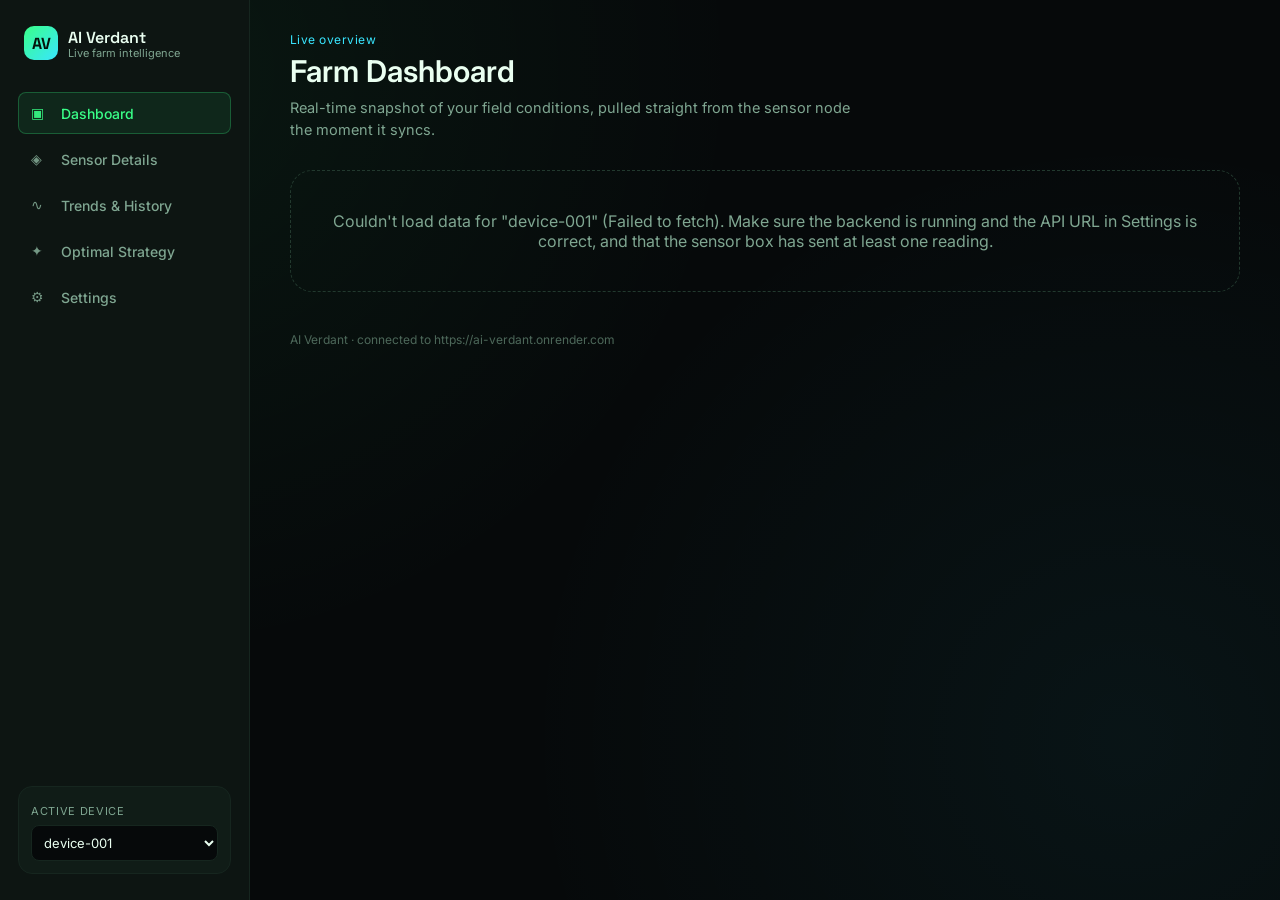
<file: frontend/index.html>
<!DOCTYPE html>
<html lang="en">
<head>
<meta charset="UTF-8">
<meta name="viewport" content="width=device-width, initial-scale=1.0">

<title>AI Verdant — Dashboard</title>

<link rel="stylesheet" href="css/theme.css">
<link rel="manifest" href="manifest.json">

<meta name="theme-color" content="#06090a">
<link rel="apple-touch-icon" href="assets/icon-192.png">
</head>

<body>

<div class="app-shell">

  <!-- Sidebar -->
  <aside class="sidebar" id="aiv-sidebar"></aside>

  <!-- Main Content -->
  <main class="main">

    <!-- Page Header -->
    <div class="page-header">

      <div class="eyebrow">
        Live overview
      </div>

      <div class="page-title">
        Farm Dashboard
      </div>

      <p class="page-desc">
        Real-time snapshot of your field conditions, pulled straight from
        the sensor node the moment it syncs.
      </p>

    </div>

    <!-- Dashboard Content -->
    <div id="aiv-content">

      <div class="card" style="margin-bottom:20px;">
        Loading latest reading…
      </div>

    </div>

    <!-- Footer -->
    <footer class="page-footer">
      AI Verdant · connected to
      <span id="aiv-api-url"></span>
    </footer>

  </main>

</div>


<!-- ============================================================
     AI VERDANT JAVASCRIPT
     ============================================================ -->

<script src="js/api.js"></script>
<script src="js/ui.js"></script>

<script>

async function main() {

  /*
   * ------------------------------------------------------------
   * INITIALIZE SIDEBAR
   * ------------------------------------------------------------
   */

  await AIV.renderShell();


  /*
   * ------------------------------------------------------------
   * SHOW API URL
   * ------------------------------------------------------------
   */

  document.getElementById("aiv-api-url").textContent =
    AIV.API_BASE_URL;


  /*
   * ------------------------------------------------------------
   * GET ACTIVE DEVICE
   * ------------------------------------------------------------
   */

  const deviceId = AIV.getDeviceId();

  const content =
    document.getElementById("aiv-content");


  /*
   * ------------------------------------------------------------
   * LOAD DATA
   * ------------------------------------------------------------
   *
   * The backend provides:
   *
   * - crop
   * - crop_requirements
   * - reading
   * - scores
   * - overall_score
   * - explanations
   *
   * Recommendations are loaded separately.
   */

  try {

    const [latest, recs] = await Promise.all([

      AIV.api.latest(deviceId),

      AIV.api.recommendations(deviceId)

    ]);


    /*
     * ----------------------------------------------------------
     * EXTRACT BACKEND DATA
     * ----------------------------------------------------------
     */

    const {
      reading,
      scores,
      overall_score,
      explanations,
      crop,
      crop_requirements
    } = latest;


    /*
     * ----------------------------------------------------------
     * SENSOR DEFINITIONS
     * ----------------------------------------------------------
     *
     * IMPORTANT:
     *
     * The ideal ranges are NOT hard-coded here.
     *
     * They come directly from crop_requirements, which itself
     * comes from the Google Sheets Crops sheet through the
     * backend.
     *
     * Therefore:
     *
     * Rice  → Rice ranges
     * Wheat → Wheat ranges
     * Tomato → Tomato ranges
     * etc.
     */

    const sensorDefinitions = [

      {
        key: "temperature_c",

        label: "Temperature",

        unit: "°C",

        icon: "🌡",

        min:
          crop_requirements["Temperature Min (°C)"],

        max:
          crop_requirements["Temperature Max (°C)"]
      },


      {
        key: "humidity_pct",

        label: "Humidity",

        unit: "%",

        icon: "💧",

        min:
          crop_requirements["Humidity Min (%)"],

        max:
          crop_requirements["Humidity Max (%)"]
      },


      {
        key: "soil_moisture_pct",

        label: "Soil Moisture",

        unit: "%",

        icon: "🌱",

        min:
          crop_requirements["Soil Moisture Min (%)"],

        max:
          crop_requirements["Soil Moisture Max (%)"]
      },


      {
        key: "ph",

        label: "Soil pH",

        unit: "",

        icon: "⚗",

        min:
          crop_requirements["pH Min"],

        max:
          crop_requirements["pH Max"]
      },


      {
        key: "water_level_cm",

        label: "Water Level",

        unit: "cm",

        icon: "📡",

        min:
          crop_requirements["Water Level Min (cm)"],

        max:
          crop_requirements["Water Level Max (cm)"]
      }

    ];


    /*
     * ----------------------------------------------------------
     * CREATE SENSOR CARDS
     * ----------------------------------------------------------
     */

    const metricCards =
      sensorDefinitions.map((sensor) => {

        const value =
          reading[sensor.key];

        const score =
          scores[sensor.key];

        const color =
          AIV.scoreColor(score);


        /*
         * Make sure missing values don't break the UI.
         */

        const hasValue =
          value !== null &&
          value !== undefined;


        const hasRange =
          sensor.min !== null &&
          sensor.min !== undefined &&
          sensor.max !== null &&
          sensor.max !== undefined;


        /*
         * Display the crop-specific ideal range.
         */

        const rangeText =
          hasRange

            ? `Ideal ${sensor.min}–${sensor.max}${sensor.unit}`

            : "Ideal range unavailable";


        /*
         * Convert score into a 0–100 progress width.
         */

        const pct =
          score === null ||
          score === undefined

            ? 0

            : Math.max(
                0,
                Math.min(100, score)
              );


        /*
         * Return card HTML.
         */

        return `

          <div class="card metric-card glow-green">

            <div class="metric-label">
              ${sensor.icon}
              ${sensor.label}
            </div>


            <div class="metric-value">

              ${hasValue ? value : "—"}

              <span class="metric-unit">
                ${sensor.unit}
              </span>

            </div>


            <div class="metric-range">
              ${rangeText}
            </div>


            <div class="metric-bar">

              <div
                class="metric-bar-fill"
                style="
                  width:${pct}%;
                  background:${color};
                "
              ></div>

            </div>

          </div>

        `;

      }).join("");


    /*
     * ----------------------------------------------------------
     * EXPLANATIONS
     * ----------------------------------------------------------
     */

    const explanationHtml =
      explanations &&
      explanations.length

        ? explanations
            .slice(0, 3)
            .map((explanation) => `

              <div class="explain-item">

                <span class="dot-lead"></span>

                ${explanation}

              </div>

            `)
            .join("")

        : AIV.emptyState(
            "No explanations available yet."
          );


    /*
     * ----------------------------------------------------------
     * TOP RECOMMENDATIONS
     * ----------------------------------------------------------
     */

    const topRecs =
      recs &&
      recs.length

        ? recs
            .slice(0, 3)
            .map((recommendation) => `

              <div class="rec-row">

                <div class="rec-body">

                  <div class="rec-msg">

                    ${AIV.severityBadge(
                      recommendation.severity
                    )}

                    &nbsp;

                    ${recommendation.message}

                  </div>


                  <div class="rec-strategy">

                    ${recommendation.strategy}

                  </div>

                </div>

              </div>

            `)
            .join("")

        : AIV.emptyState(
            "No recommendations yet."
          );


    /*
     * ----------------------------------------------------------
     * BUILD COMPLETE DASHBOARD
     * ----------------------------------------------------------
     */

    content.innerHTML = `

      <!-- ======================================================
           ACTIVE CROP / DEVICE
           ====================================================== -->

      <div
        class="card glow-green"
        style="margin-bottom:16px;"
      >

        <div
          style="
            display:flex;
            justify-content:space-between;
            align-items:center;
            gap:16px;
            flex-wrap:wrap;
          "
        >

          <div>

            <div class="metric-label">
              ACTIVE CROP
            </div>


            <div
              style="
                font-size:28px;
                font-weight:700;
                margin-top:4px;
              "
            >
              ${crop || "Unknown"}
            </div>

          </div>


          <div
            style="
              text-align:right;
              color:var(--text-dim);
              font-size:13px;
            "
          >

            <div>
              Device
            </div>


            <strong
              style="
                color:var(--text);
              "
            >
              ${deviceId}
            </strong>

          </div>

        </div>

      </div>


      <!-- ======================================================
           SCORE + CURRENT CONDITIONS
           ====================================================== -->

      <div
        class="grid grid-2"
        style="margin-bottom:16px;"
      >


        <!-- Overall Score -->

        <div class="card glow-cyan">

          <div
            class="metric-label"
            style="margin-bottom:14px;"
          >
            Overall Condition Score
          </div>


          <div class="score-hero">


            <!-- Score Ring -->

            <div
              class="score-ring"
              id="aiv-score-ring"
            ></div>


            <!-- Score Information -->

            <div>

              <div
                style="
                  font-size:14.5px;
                  color:var(--text-dim);
                  line-height:1.6;
                "
              >

                Last reading:

                <strong>
                  ${AIV.formatTime(
                    reading.timestamp
                  )}
                </strong>

                <br>


                ${
                  reading.motion_detected

                    ? "Motion was detected at the last check-in."

                    : "No motion detected at the last check-in."
                }

              </div>


              <!-- Water Requirement -->

              <div
                style="
                  margin-top:12px;
                  font-size:13px;
                  color:var(--muted);
                "
              >

                Water requirement:

                <strong>
                  ${
                    crop_requirements[
                      "Water Requirement"
                    ] || "—"
                  }
                </strong>

              </div>

            </div>

          </div>

        </div>


        <!-- Current Conditions -->

        <div class="card">

          <div
            class="metric-label"
            style="margin-bottom:10px;"
          >
            What's happening right now
          </div>


          <div class="explain-list">

            ${explanationHtml}

          </div>

        </div>


      </div>


      <!-- ======================================================
           SENSOR READINGS
           ====================================================== -->

      <div
        class="grid grid-4"
        style="margin-bottom:16px;"
      >

        ${metricCards}

      </div>


      <!-- ======================================================
           TOP RECOMMENDATIONS
           ====================================================== -->

      <div class="card">

        <div
          class="metric-label"
          style="margin-bottom:6px;"
        >
          Top recommendations
        </div>


        ${topRecs}


        <!-- Strategy Button -->

        <div style="margin-top:14px;">

          <a
            href="strategy.html${window.location.search}"
            class="btn btn-primary"
          >
            View full strategy →
          </a>

        </div>

      </div>

    `;


    /*
     * ----------------------------------------------------------
     * RENDER SCORE RING
     * ----------------------------------------------------------
     */

    AIV.renderScoreRing(
      "aiv-score-ring",
      overall_score
    );


  } catch (e) {


    /*
     * ----------------------------------------------------------
     * ERROR STATE
     * ----------------------------------------------------------
     */

    content.innerHTML =
      AIV.emptyState(

        `Couldn't load data for "${deviceId}" (${e.message}).
        Make sure the backend is running and the API URL in
        Settings is correct, and that the sensor box has sent
        at least one reading.`

      );

  }

}


/*
 * --------------------------------------------------------------
 * START DASHBOARD
 * --------------------------------------------------------------
 */

main();

</script>

</body>
</html>
</file>
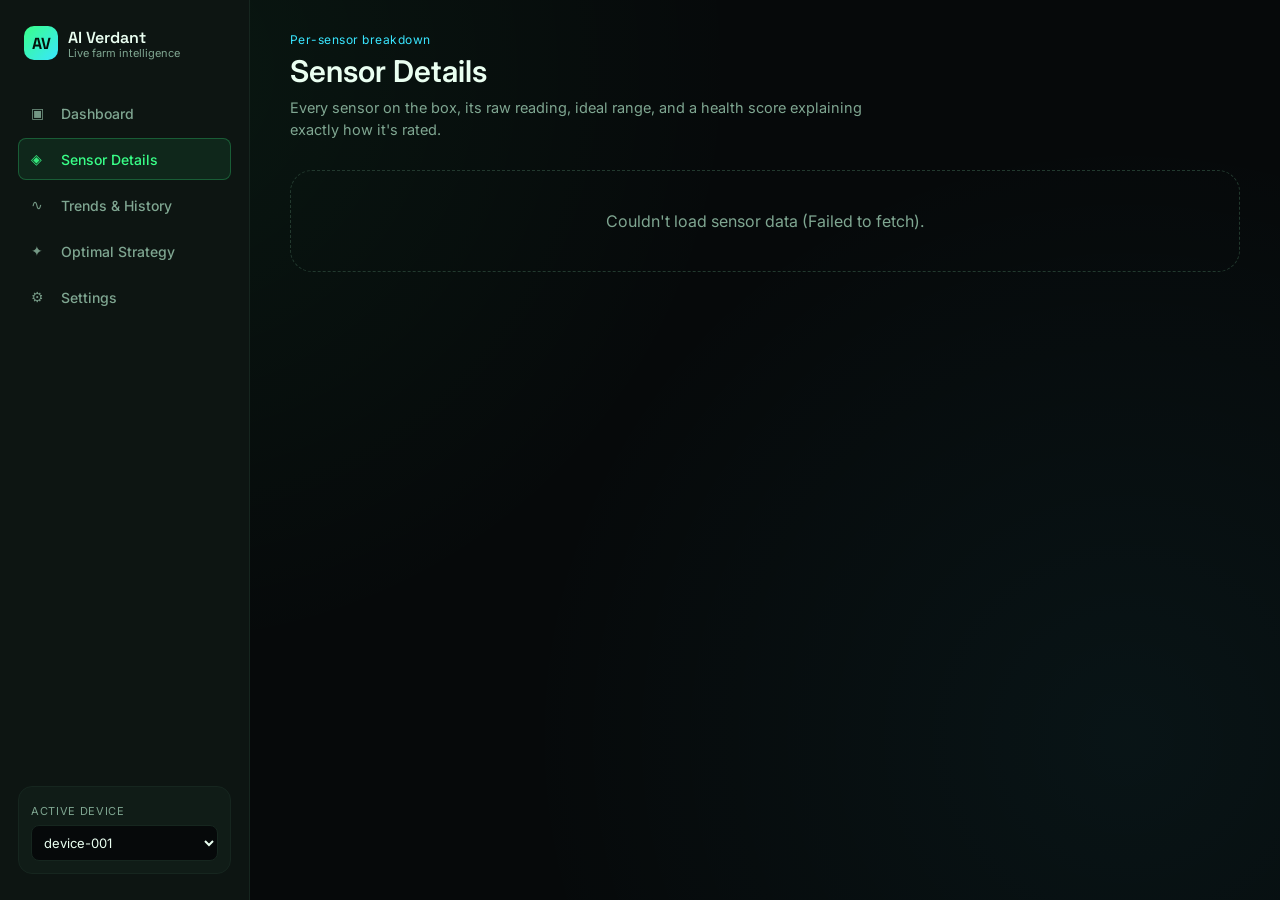
<file: frontend/sensors.html>
<!DOCTYPE html>
<html lang="en">
<head>
<meta charset="UTF-8">
<meta name="viewport" content="width=device-width, initial-scale=1.0">
<title>AI Verdant — Sensor Details</title>
<link rel="stylesheet" href="css/theme.css">
<link rel="manifest" href="manifest.json">
<meta name="theme-color" content="#06090a">
<link rel="apple-touch-icon" href="assets/icon-192.png">
</head>

<body>
<div class="app-shell">
  <aside class="sidebar" id="aiv-sidebar"></aside>

  <main class="main">
    <div class="page-header">
      <div class="eyebrow">Per-sensor breakdown</div>
      <div class="page-title">Sensor Details</div>
      <p class="page-desc">
        Every sensor on the box, its raw reading, ideal range, and a health
        score explaining exactly how it's rated.
      </p>
    </div>

    <div id="aiv-content">
      <div class="card">Loading…</div>
    </div>
  </main>
</div>

<script src="js/api.js"></script>
<script src="js/ui.js"></script>

<script>
async function main() {
  await AIV.renderShell();

  const deviceId = AIV.getDeviceId();
  const content = document.getElementById("aiv-content");

  try {
    const latest = await AIV.api.latest(deviceId);

    const {
      reading,
      scores,
      explanations,
      crop_requirements
    } = latest;

    /*
     * Use the crop requirements returned by the backend.
     * This keeps Sensor Details synchronized with the active crop.
     */
    const rangeMap = {
      temperature_c: {
        min: crop_requirements["Temperature Min (°C)"],
        max: crop_requirements["Temperature Max (°C)"]
      },

      humidity_pct: {
        min: crop_requirements["Humidity Min (%)"],
        max: crop_requirements["Humidity Max (%)"]
      },

      soil_moisture_pct: {
        min: crop_requirements["Soil Moisture Min (%)"],
        max: crop_requirements["Soil Moisture Max (%)"]
      },

      ph: {
        min: crop_requirements["pH Min"],
        max: crop_requirements["pH Max"]
      },

      water_level_cm: {
        min: crop_requirements["Water Level Min (cm)"],
        max: crop_requirements["Water Level Max (cm)"]
      }
    };

    const keys = [
      "temperature_c",
      "humidity_pct",
      "soil_moisture_pct",
      "ph",
      "water_level_cm"
    ];

    const rows = keys.map((key) => {
      const meta = AIV.SENSOR_META[key];
      const value = reading[key];
      const score = scores[key];
      const range = rangeMap[key];

      const color = AIV.scoreColor(score);

      let rangeText = "—";

      if (
        range &&
        range.min !== undefined &&
        range.max !== undefined
      ) {
        rangeText = `${range.min} – ${range.max}${meta.unit ? " " + meta.unit : ""}`;
      }

      return `
        <tr>
          <td>
            ${meta.icon}
            <strong>${meta.label}</strong>
          </td>

          <td>
            ${
              value !== null && value !== undefined
                ? value + meta.unit
                : "—"
            }
          </td>

          <td>${rangeText}</td>

          <td>
            <span style="color:${color}; font-weight:600;">
              ${
                score !== null && score !== undefined
                  ? score
                  : "—"
              }/100
            </span>
          </td>
        </tr>
      `;
    }).join("");

    const motionRow = `
      <tr>
        <td>🎯 <strong>Motion Sensor</strong></td>

        <td>
          ${reading.motion_detected ? "Detected" : "Clear"}
        </td>

        <td>
          No motion expected outside farmer activity
        </td>

        <td>
          <span class="badge ${
            reading.motion_detected
              ? "badge-watch"
              : "badge-info"
          }">
            ${
              reading.motion_detected
                ? "Check"
                : "Normal"
            }
          </span>
        </td>
      </tr>
    `;

    content.innerHTML = `
      <div class="card" style="margin-bottom:16px;">

        <div class="metric-label" style="margin-bottom:12px;">
          ${latest.crop || "Active Crop"} requirements
        </div>

        <table class="sensor-table">
          <thead>
            <tr>
              <th>Sensor</th>
              <th>Reading</th>
              <th>Ideal range</th>
              <th>Score</th>
            </tr>
          </thead>

          <tbody>
            ${rows}
            ${motionRow}
          </tbody>
        </table>

      </div>

      <div class="card">

        <div class="metric-label" style="margin-bottom:10px;">
          Full explanation
        </div>

        <div class="explain-list">
          ${
            explanations
              .map(
                (e) => `
                  <div class="explain-item">
                    <span class="dot-lead"></span>
                    ${e}
                  </div>
                `
              )
              .join("")
          }
        </div>

      </div>
    `;

  } catch (e) {
    content.innerHTML =
      AIV.emptyState(
        `Couldn't load sensor data (${e.message}).`
      );
  }
}

main();
</script>

</body>
</html>
</file>
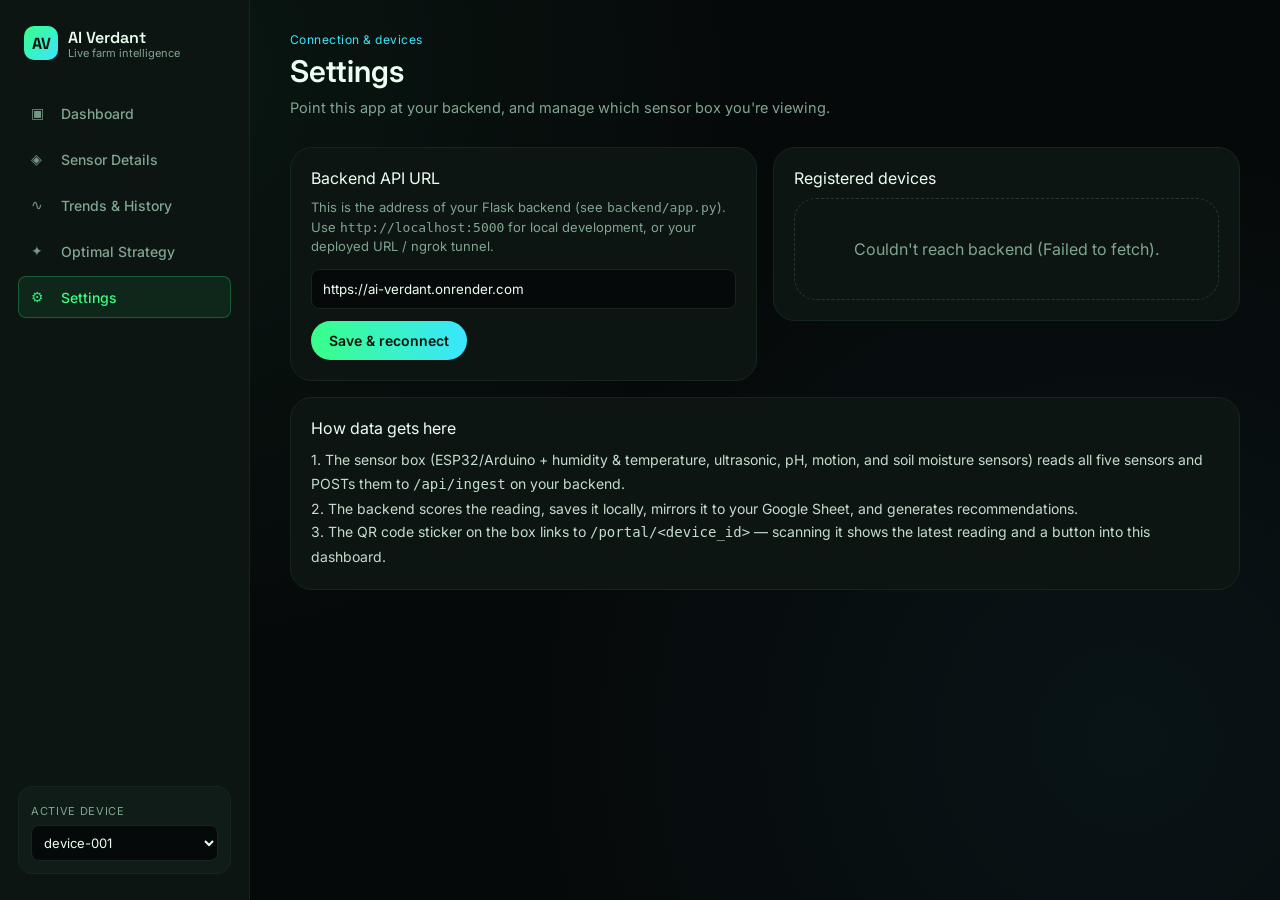
<file: frontend/settings.html>
<!DOCTYPE html>
<html lang="en">
<head>
<meta charset="UTF-8">
<meta name="viewport" content="width=device-width, initial-scale=1.0">
<title>AI Verdant — Settings</title>
<link rel="stylesheet" href="css/theme.css">
<link rel="manifest" href="manifest.json">
<meta name="theme-color" content="#06090a">
<link rel="apple-touch-icon" href="assets/icon-192.png">
</head>
<body>
<div class="app-shell">
  <aside class="sidebar" id="aiv-sidebar"></aside>
  <main class="main">
    <div class="page-header">
      <div class="eyebrow">Connection & devices</div>
      <div class="page-title">Settings</div>
      <p class="page-desc">Point this app at your backend, and manage which sensor box you're viewing.</p>
    </div>

    <div class="grid grid-2" style="align-items:start;">
      <div class="card">
        <div class="metric-label" style="margin-bottom:10px;">Backend API URL</div>
        <p style="font-size:13px; color:var(--muted); margin-bottom:12px; line-height:1.5;">
          This is the address of your Flask backend (see <code>backend/app.py</code>). Use
          <code>http://localhost:5000</code> for local development, or your deployed URL / ngrok tunnel.
        </p>
        <input id="aiv-api-input" type="text" style="width:100%; background:var(--bg-void); border:1px solid var(--line); border-radius:var(--radius-sm); padding:11px; color:var(--text); font-family:var(--font-body); margin-bottom:12px;">
        <button class="btn btn-primary" id="aiv-save-api">Save & reconnect</button>
      </div>

      <div class="card">
        <div class="metric-label" style="margin-bottom:10px;">Registered devices</div>
        <div id="aiv-device-list">Loading…</div>
      </div>
    </div>

    <div class="card" style="margin-top:16px;">
      <div class="metric-label" style="margin-bottom:10px;">How data gets here</div>
      <p style="font-size:14px; color:var(--text-dim); line-height:1.7;">
        1. The sensor box (ESP32/Arduino + humidity &amp; temperature, ultrasonic, pH, motion, and soil
        moisture sensors) reads all five sensors and POSTs them to <code>/api/ingest</code> on your backend.<br>
        2. The backend scores the reading, saves it locally, mirrors it to your Google Sheet, and
        generates recommendations.<br>
        3. The QR code sticker on the box links to <code>/portal/&lt;device_id&gt;</code> — scanning it shows
        the latest reading and a button into this dashboard.
      </p>
    </div>
  </main>
</div>

<script src="js/api.js"></script>
<script src="js/ui.js"></script>
<script>
async function main() {
  await AIV.renderShell();
  document.getElementById("aiv-api-input").value = AIV.API_BASE_URL;
  document.getElementById("aiv-save-api").addEventListener("click", () => {
    AIV.setApiBase(document.getElementById("aiv-api-input").value.trim());
    window.location.reload();
  });

  try {
    const devices = await AIV.api.listDevices();
    const listEl = document.getElementById("aiv-device-list");
    if (!devices.length) {
      listEl.innerHTML = AIV.emptyState("No devices have reported in yet.");
      return;
    }
    listEl.innerHTML = devices.map((d) => `
      <div class="rec-row">
        <div class="rec-body">
          <div class="rec-msg">${d.name} <span style="color:var(--muted); font-weight:400;">(${d.device_id})</span></div>
          <div class="rec-strategy">${d.farm_name || ""} ${d.location ? "· " + d.location : ""} ${d.crop_type ? "· " + d.crop_type : ""}</div>
        </div>
        <a class="btn" href="index.html?device=${d.device_id}">View</a>
      </div>
    `).join("");
  } catch (e) {
    document.getElementById("aiv-device-list").innerHTML = AIV.emptyState(`Couldn't reach backend (${e.message}).`);
  }
}
main();
</script>
</body>
</html>
</file>
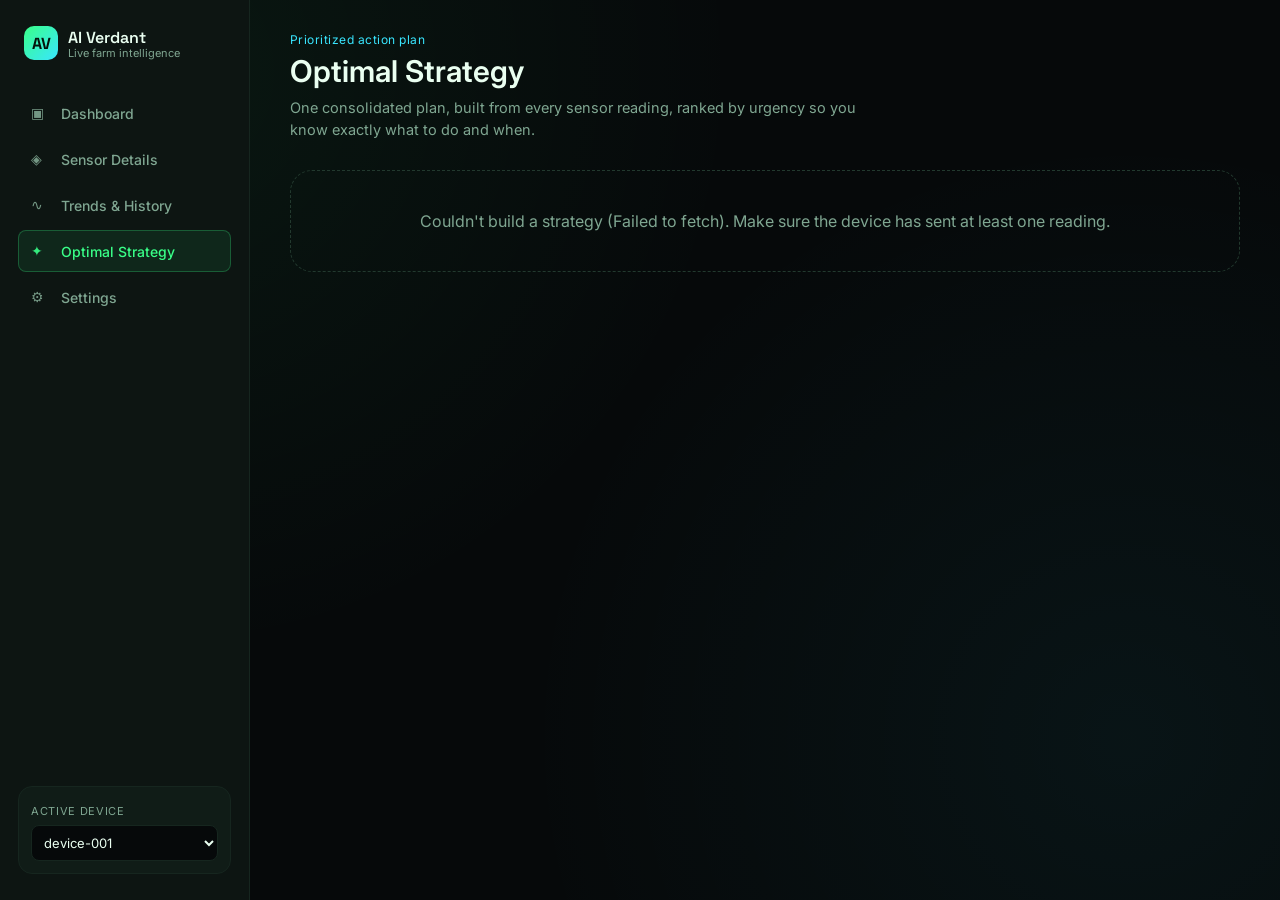
<file: frontend/strategy.html>
<!DOCTYPE html>
<html lang="en">
<head>
<meta charset="UTF-8">
<meta name="viewport" content="width=device-width, initial-scale=1.0">

<title>AI Verdant — Optimal Strategy</title>

<link rel="stylesheet" href="css/theme.css">
<link rel="manifest" href="manifest.json">

<meta name="theme-color" content="#06090a">
<link rel="apple-touch-icon" href="assets/icon-192.png">
</head>

<body>

<div class="app-shell">

  <!-- ================================================================
       SIDEBAR
       ================================================================ -->
  <aside class="sidebar" id="aiv-sidebar"></aside>


  <!-- ================================================================
       MAIN CONTENT
       ================================================================ -->
  <main class="main">

    <div class="page-header">

      <div class="eyebrow">
        Prioritized action plan
      </div>

      <div class="page-title">
        Optimal Strategy
      </div>

      <p class="page-desc">
        One consolidated plan, built from every sensor reading, ranked by
        urgency so you know exactly what to do and when.
      </p>

    </div>


    <!-- ================================================================
         CONTENT
         ================================================================ -->
    <div id="aiv-content">

      <div class="card">
        Building your strategy…
      </div>

    </div>

  </main>

</div>


<!-- ================================================================
     AI VERDANT SCRIPTS
     ================================================================ -->

<script src="js/api.js"></script>
<script src="js/ui.js"></script>


<script>
async function main() {

  /* --------------------------------------------------------------
     Build the shared navigation/sidebar
     -------------------------------------------------------------- */
  await AIV.renderShell();


  /* --------------------------------------------------------------
     Get current device
     -------------------------------------------------------------- */
  const deviceId = AIV.getDeviceId();

  const content = document.getElementById("aiv-content");


  try {

    /* ------------------------------------------------------------
       Load strategy + recommendations
       ------------------------------------------------------------ */

    const [strategyResponse, recommendationsResponse] =
      await Promise.all([
        AIV.api.strategy(deviceId),
        AIV.api.recommendations(deviceId)
      ]);


    /* ------------------------------------------------------------
       BACKEND RESPONSE STRUCTURE

       The strategy endpoint returns something like:

       {
         "device_id": "device-001",
         "crop": "Tomato",
         "crop_requirements": {...},
         "strategy": {
           "headline": "...",
           "overall_score": 98.5,
           "timeline": [...]
         }
       }

       Therefore the actual strategy is inside:

       strategyResponse.strategy
       ------------------------------------------------------------ */

    const strategy =
      strategyResponse &&
      strategyResponse.strategy
        ? strategyResponse.strategy
        : strategyResponse;


    /* ------------------------------------------------------------
       Safety checks
       ------------------------------------------------------------ */

    const timeline =
      strategy && Array.isArray(strategy.timeline)
        ? strategy.timeline
        : [];


    const recommendations =
      Array.isArray(recommendationsResponse)
        ? recommendationsResponse
        : (
            recommendationsResponse &&
            Array.isArray(recommendationsResponse.recommendations)
              ? recommendationsResponse.recommendations
              : []
          );


    /* ------------------------------------------------------------
       Strategy headline
       ------------------------------------------------------------ */

    const headline =
      strategy && strategy.headline
        ? strategy.headline
        : "Strategy generated from the latest sensor reading.";


    /* ------------------------------------------------------------
       Overall score
       ------------------------------------------------------------ */

    const overallScore =
      strategy &&
      strategy.overall_score !== undefined &&
      strategy.overall_score !== null
        ? Number(strategy.overall_score)
        : null;


    /* ==============================================================
       BUILD ACTION TIMELINE
       ============================================================== */

    const timelineHtml = timeline.map((block) => {

      const windowName =
        block && block.window
          ? block.window
          : "Next";


      const items =
        block && Array.isArray(block.items)
          ? block.items
          : [];


      const itemsHtml = items.length

        ? items.map((item) => `
            <div class="timeline-item">
              ${item}
            </div>
          `).join("")

        : `
            <div class="timeline-item">
              No specific actions required.
            </div>
          `;


      return `
        <div class="timeline-block">

          <div class="timeline-window">
            ${windowName}
          </div>

          <div class="timeline-items">
            ${itemsHtml}
          </div>

        </div>
      `;

    }).join("");


    /* ==============================================================
       BUILD RECOMMENDATIONS
       ============================================================== */

    const recHtml = recommendations.map((recommendation) => {

      const severity =
        recommendation &&
        recommendation.severity
          ? recommendation.severity
          : "info";


      const message =
        recommendation &&
        recommendation.message
          ? recommendation.message
          : "";


      const strategyText =
        recommendation &&
        recommendation.strategy
          ? recommendation.strategy
          : "";


      return `
        <div class="rec-row">

          <div class="rec-body">

            <div class="rec-msg">

              ${AIV.severityBadge(severity)}

              &nbsp;

              ${message}

            </div>

            ${
              strategyText
                ? `
                  <div class="rec-strategy">
                    ${strategyText}
                  </div>
                `
                : ""
            }

          </div>

        </div>
      `;

    }).join("");


    /* ==============================================================
       RENDER PAGE
       ============================================================== */

    content.innerHTML = `

      <!-- ==========================================================
           SCORE / HEADLINE
           ========================================================== -->

      <div
        class="card glow-green"
        style="margin-bottom:20px;"
      >

        <div class="score-hero">

          <div
            class="score-ring"
            id="aiv-score-ring"
          ></div>


          <div>

            <h3
              style="
                font-size:19px;
                margin-bottom:8px;
              "
            >
              ${headline}
            </h3>


            <p
              style="
                color:var(--muted);
                font-size:14px;
                line-height:1.6;
              "
            >
              This plan is generated fresh from your most recent
              sensor reading and updates automatically every time
              the device syncs.
            </p>

          </div>

        </div>

      </div>


      <!-- ==========================================================
           TWO-COLUMN SECTION
           ========================================================== -->

      <div
        class="grid grid-2"
        style="align-items:start;"
      >


        <!-- ========================================================
             ACTION TIMELINE
             ======================================================== -->

        <div class="card">

          <div
            class="metric-label"
            style="margin-bottom:16px;"
          >
            Action timeline
          </div>


          ${
            timelineHtml

              ? `
                <div class="timeline">
                  ${timelineHtml}
                </div>
              `

              : AIV.emptyState(
                  "No timeline actions are available right now."
                )
          }

        </div>


        <!-- ========================================================
             RECOMMENDATIONS
             ======================================================== -->

        <div class="card">

          <div
            class="metric-label"
            style="margin-bottom:6px;"
          >
            All recommendations
          </div>


          ${
            recHtml

              ? recHtml

              : AIV.emptyState(
                  "Nothing to flag right now."
                )
          }

        </div>

      </div>

    `;


    /* --------------------------------------------------------------
       Draw score ring
       -------------------------------------------------------------- */

    if (
      overallScore !== null &&
      !Number.isNaN(overallScore)
    ) {

      AIV.renderScoreRing(
        "aiv-score-ring",
        overallScore
      );

    }


  } catch (error) {

    /* --------------------------------------------------------------
       Log the real error for debugging
       -------------------------------------------------------------- */

    console.error(
      "AI Verdant Strategy Page Error:",
      error
    );


    /* --------------------------------------------------------------
       Show friendly error on the page
       -------------------------------------------------------------- */

    content.innerHTML =
      AIV.emptyState(
        `Couldn't build a strategy (${error.message}). Make sure the device has sent at least one reading.`
      );

  }

}


/* ================================================================
   START PAGE
   ================================================================ */

main();

</script>

</body>
</html>
</file>
<file: frontend/css/theme.css>
/* ==========================================================================
   AI VERDANT — Design Tokens
   Palette:  #06090a bg-void · #0d1512 panel · #16261f line
             #39ff88 neon-green (health/growth, primary)
             #39e6ff neon-cyan  (data/tech, secondary)
             #ff3df0 neon-pink  (alerts/urgent)
             #ffb84d neon-amber (watch/caution)
             #7fa691 muted sage (secondary text)
   Type:     "Space Grotesk" for display/headings, "Inter" for body/data
   ========================================================================== */

@import url('https://fonts.googleapis.com/css2?family=Space+Grotesk:wght@500;600;700&family=Inter:wght@400;500;600;700&display=swap');

:root{
  --bg-void:#06090a;
  --bg-panel:#0d1512;
  --bg-panel-raised:#101c17;
  --line:#16261f;
  --line-bright:#22392e;

  --neon-green:#39ff88;
  --neon-cyan:#39e6ff;
  --neon-pink:#ff3df0;
  --neon-amber:#ffb84d;

  --text:#eafff1;
  --text-dim:#c3ddcc;
  --muted:#7fa691;
  --muted-dark:#4d685a;

  --radius-lg:22px;
  --radius-md:14px;
  --radius-sm:8px;

  --font-display:'Space Grotesk', system-ui, sans-serif;
  --font-body:'Inter', system-ui, sans-serif;
}

*{ box-sizing:border-box; }

html,body{
  margin:0; padding:0; background:var(--bg-void); color:var(--text);
  font-family:var(--font-body); -webkit-font-smoothing:antialiased;
}

/* Ambient backdrop: a very quiet radial glow, not a loud gradient wash */
body{
  background-image:
    radial-gradient(circle at 12% 8%, rgba(57,255,136,0.06), transparent 42%),
    radial-gradient(circle at 88% 82%, rgba(57,230,255,0.05), transparent 45%);
  background-attachment:fixed;
}

h1,h2,h3,h4{ font-family:var(--font-display); margin:0; letter-spacing:-0.01em; }
p{ margin:0; }
a{ color:inherit; text-decoration:none; }

::selection{ background:rgba(57,255,136,0.28); }

/* ---------------------------------------------------------------- Layout */
.app-shell{ display:grid; grid-template-columns:250px 1fr; min-height:100vh; }

.sidebar{
  background:var(--bg-panel); border-right:1px solid var(--line);
  padding:26px 18px; display:flex; flex-direction:column; gap:26px;
  position:sticky; top:0; height:100vh;
}
.brand{ display:flex; align-items:center; gap:10px; padding:0 6px; }
.brand-mark{
  width:34px; height:34px; border-radius:10px;
  background:linear-gradient(135deg,var(--neon-green),var(--neon-cyan));
  display:flex; align-items:center; justify-content:center;
  font-family:var(--font-display); font-weight:700; color:#03130a; font-size:16px;
}
.brand-name{ font-family:var(--font-display); font-weight:600; font-size:16px; }
.brand-sub{ font-size:11px; color:var(--muted); margin-top:-2px; }

.nav{ display:flex; flex-direction:column; gap:4px; margin-top:6px; }
.nav a{
  display:flex; align-items:center; gap:12px; padding:11px 12px; border-radius:var(--radius-sm);
  color:var(--muted); font-size:14px; font-weight:500; border:1px solid transparent;
  transition:color .15s ease, background .15s ease, border-color .15s ease;
}
.nav a:hover{ color:var(--text); background:rgba(255,255,255,0.03); }
.nav a.active{
  color:var(--neon-green); background:rgba(57,255,136,0.08); border-color:rgba(57,255,136,0.25);
}
.nav .icon{ width:18px; height:18px; flex-shrink:0; opacity:.9; }

.sidebar-footer{ margin-top:auto; font-size:11px; color:var(--muted-dark); padding:0 6px; }
.device-picker{
  margin-top:auto; background:var(--bg-panel-raised); border:1px solid var(--line);
  border-radius:var(--radius-md); padding:12px;
}
.device-picker label{ font-size:11px; color:var(--muted); text-transform:uppercase; letter-spacing:.06em; }
.device-picker select{
  width:100%; margin-top:6px; background:var(--bg-void); color:var(--text); border:1px solid var(--line);
  border-radius:var(--radius-sm); padding:8px; font-family:var(--font-body); font-size:13px;
}

.main{ padding:32px 40px 60px; max-width:1180px; }
.page-header{ margin-bottom:28px; }
.eyebrow{ font-size:12px; color:var(--neon-cyan); letter-spacing:.04em; margin-bottom:6px; }
.page-title{ font-size:30px; font-weight:600; }
.page-desc{ color:var(--muted); font-size:14.5px; margin-top:8px; max-width:64ch; line-height:1.55; }

/* ---------------------------------------------------------------- Cards */
.grid{ display:grid; gap:16px; }
.grid-4{ grid-template-columns:repeat(4,1fr); }
.grid-3{ grid-template-columns:repeat(3,1fr); }
.grid-2{ grid-template-columns:repeat(2,1fr); }
@media (max-width:980px){ .grid-4,.grid-3,.grid-2{ grid-template-columns:1fr 1fr; } }

.card{
  background:var(--bg-panel); border:1px solid var(--line); border-radius:var(--radius-lg);
  padding:20px; transition:border-color .18s ease, box-shadow .18s ease;
}
.card:hover{ border-color:var(--line-bright); }
.card.glow-green:hover{ box-shadow:0 0 0 1px rgba(57,255,136,0.2), 0 0 32px rgba(57,255,136,0.08); }
.card.glow-cyan:hover{ box-shadow:0 0 0 1px rgba(57,230,255,0.2), 0 0 32px rgba(57,230,255,0.08); }

.metric-card .metric-label{ font-size:12.5px; color:var(--muted); }
.metric-card .metric-value{
  font-family:var(--font-display); font-size:32px; font-weight:600; margin-top:8px;
}
.metric-card .metric-unit{ font-size:15px; color:var(--muted); font-weight:500; margin-left:3px;}
.metric-card .metric-range{ font-size:12px; color:var(--muted-dark); margin-top:6px; }
.metric-card .metric-bar{
  height:6px; border-radius:99px; background:var(--line); margin-top:12px; overflow:hidden;
}
.metric-card .metric-bar-fill{ height:100%; border-radius:99px; }

/* Score gauge */
.score-hero{ display:flex; align-items:center; gap:28px; }
.score-ring{ position:relative; width:150px; height:150px; flex-shrink:0; }
.score-ring svg{ transform:rotate(-90deg); }
.score-ring-value{
  position:absolute; inset:0; display:flex; flex-direction:column; align-items:center; justify-content:center;
}
.score-ring-value .num{ font-family:var(--font-display); font-size:34px; font-weight:700; }
.score-ring-value .lbl{ font-size:11px; color:var(--muted); text-transform:uppercase; letter-spacing:.06em; }

/* Badges */
.badge{
  display:inline-flex; align-items:center; gap:6px; font-size:12px; font-weight:600;
  padding:5px 10px; border-radius:99px; border:1px solid;
}
.badge-urgent{ color:var(--neon-pink); border-color:rgba(255,61,240,0.4); background:rgba(255,61,240,0.08); }
.badge-action{ color:var(--neon-amber); border-color:rgba(255,184,77,0.4); background:rgba(255,184,77,0.08); }
.badge-watch{ color:var(--neon-cyan); border-color:rgba(57,230,255,0.4); background:rgba(57,230,255,0.08); }
.badge-info{ color:var(--neon-green); border-color:rgba(57,255,136,0.4); background:rgba(57,255,136,0.08); }
.dot{ width:6px; height:6px; border-radius:50%; background:currentColor; }

/* Recommendation rows */
.rec-row{
  display:flex; gap:14px; padding:16px 0; border-top:1px solid var(--line);
}
.rec-row:first-child{ border-top:none; }
.rec-row .rec-body{ flex:1; }
.rec-row .rec-msg{ font-size:14.5px; font-weight:600; margin-bottom:4px; }
.rec-row .rec-strategy{ font-size:13.5px; color:var(--muted); line-height:1.55; }

/* Timeline (strategy page) */
.timeline{ position:relative; padding-left:26px; }
.timeline::before{ content:''; position:absolute; left:6px; top:4px; bottom:4px; width:2px; background:var(--line-bright); }
.timeline-block{ position:relative; margin-bottom:28px; }
.timeline-block::before{
  content:''; position:absolute; left:-26px; top:4px; width:12px; height:12px; border-radius:50%;
  background:var(--neon-green); box-shadow:0 0 12px rgba(57,255,136,0.7);
}
.timeline-window{ font-family:var(--font-display); font-size:16px; font-weight:600; margin-bottom:10px; }
.timeline-items{ display:flex; flex-direction:column; gap:10px; }
.timeline-item{
  background:var(--bg-panel); border:1px solid var(--line); border-radius:var(--radius-md);
  padding:13px 15px; font-size:14px; color:var(--text-dim); line-height:1.5;
}

/* Buttons */
.btn{
  display:inline-flex; align-items:center; gap:8px; padding:11px 18px; border-radius:99px;
  font-size:14px; font-weight:600; cursor:pointer; border:1px solid var(--line-bright);
  background:transparent; color:var(--text); font-family:var(--font-body);
}
.btn-primary{
  background:linear-gradient(90deg,var(--neon-green),var(--neon-cyan)); color:#03130a; border:none;
}

/* Explanation list */
.explain-list{ display:flex; flex-direction:column; gap:12px; }
.explain-item{
  display:flex; gap:12px; font-size:14px; color:var(--text-dim); line-height:1.55;
  padding:14px; background:var(--bg-panel-raised); border:1px solid var(--line); border-radius:var(--radius-md);
}
.explain-item .dot-lead{ width:8px; height:8px; border-radius:50%; margin-top:6px; flex-shrink:0; background:var(--neon-green); }

/* Chart container */
.chart-wrap{ position:relative; height:280px; }

/* Table (sensors page) */
table.sensor-table{ width:100%; border-collapse:collapse; font-size:14px; }
.sensor-table th{ text-align:left; color:var(--muted); font-weight:500; font-size:12px; text-transform:uppercase; letter-spacing:.04em; padding:10px 12px; border-bottom:1px solid var(--line); }
.sensor-table td{ padding:14px 12px; border-bottom:1px solid var(--line); }
.sensor-table tr:last-child td{ border-bottom:none; }

.empty-state{
  border:1px dashed var(--line-bright); border-radius:var(--radius-lg); padding:40px; text-align:center; color:var(--muted);
}

footer.page-footer{ margin-top:40px; color:var(--muted-dark); font-size:12px; }

/* Mobile */
@media (max-width:820px){
  .app-shell{ grid-template-columns:1fr; }
  .sidebar{ position:relative; height:auto; flex-direction:row; align-items:center; overflow-x:auto; }
  .nav{ flex-direction:row; }
  .device-picker{ display:none; }
  .main{ padding:22px; }
  .grid-4,.grid-3,.grid-2{ grid-template-columns:1fr; }
  .score-hero{ flex-direction:column; align-items:flex-start; }
}
</file>
